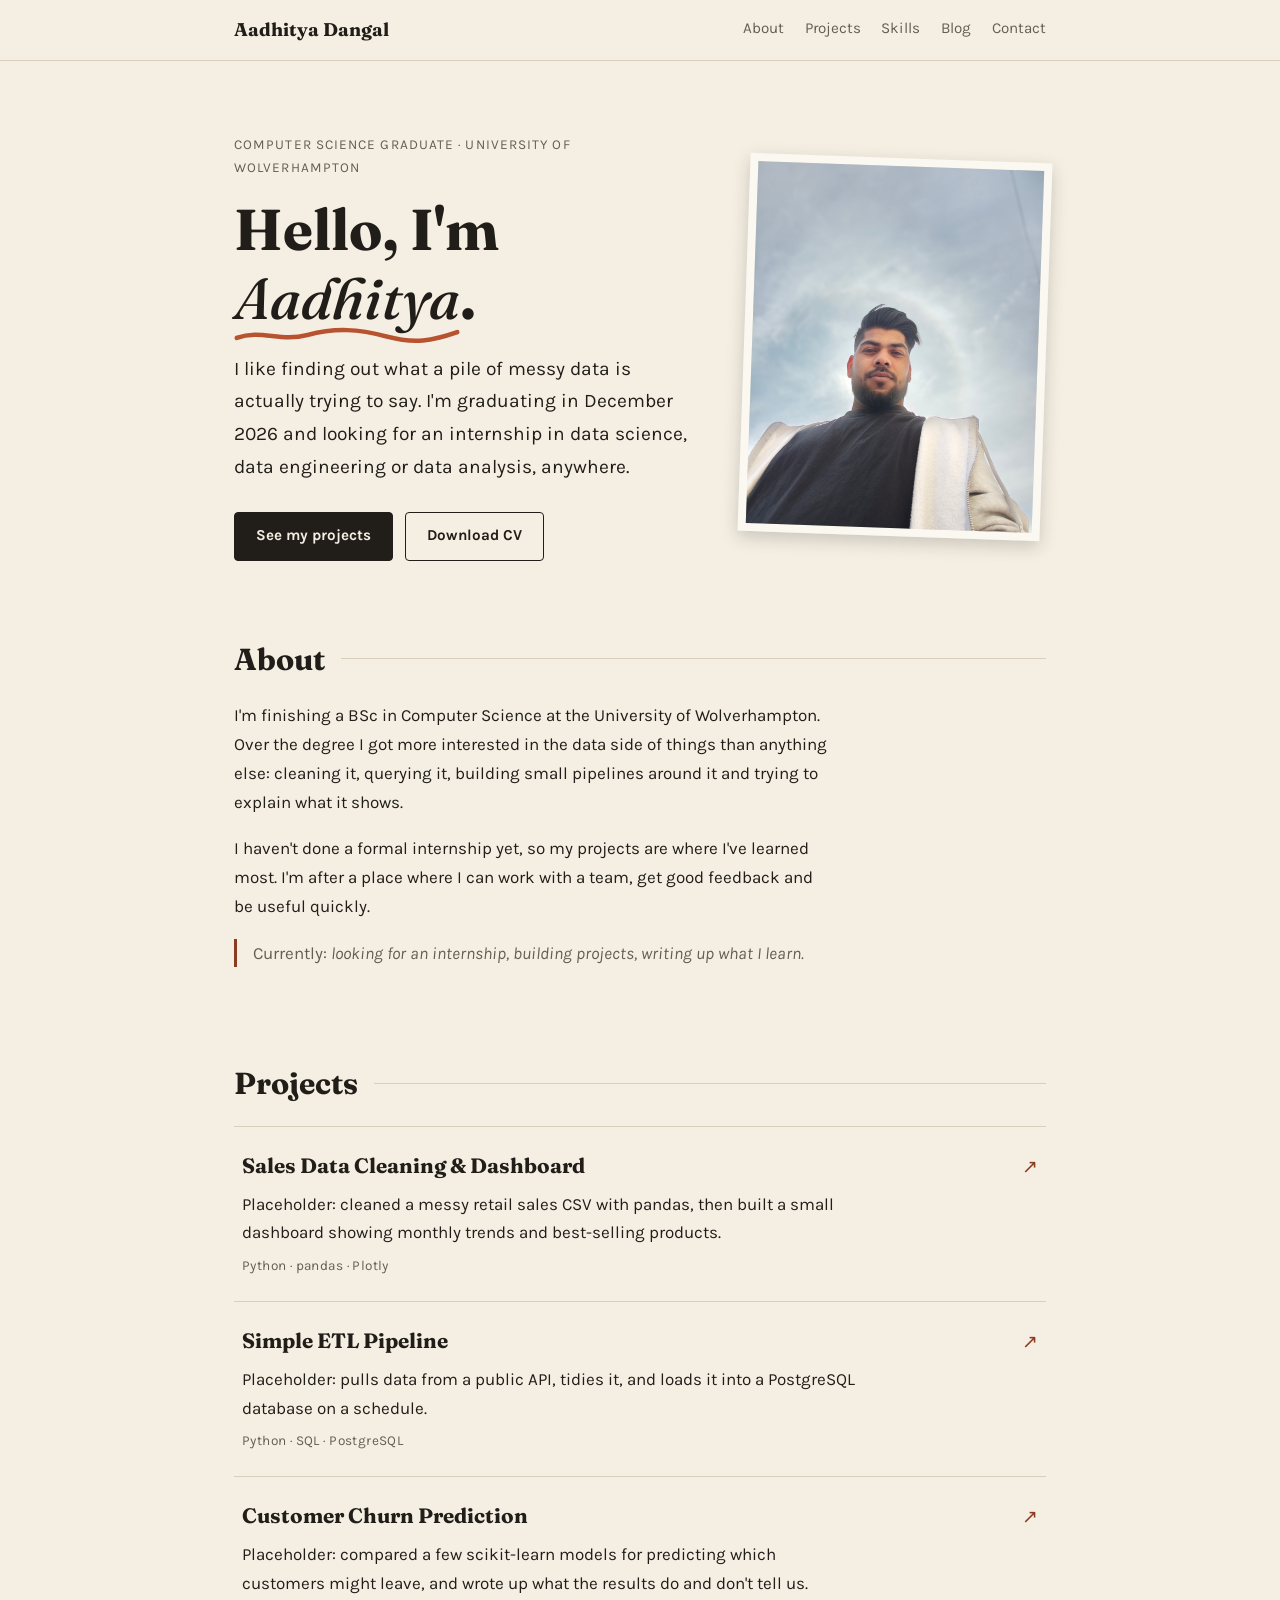
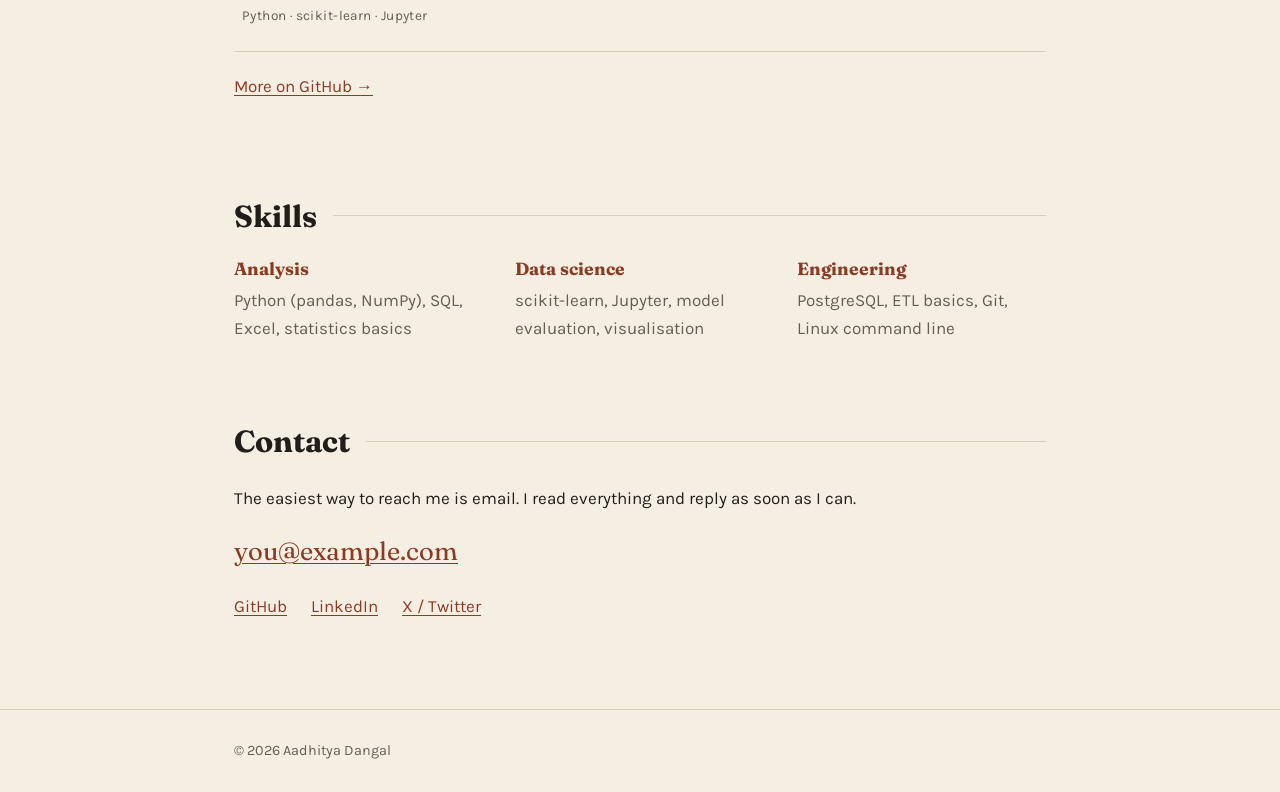
<file: index.html>
<!DOCTYPE html>
<html lang="en">

<head>
    <meta charset="UTF-8" />
    <meta name="viewport" content="width=device-width, initial-scale=1.0" />
    <title>Aadhitya Dangal · Data portfolio</title>
    <meta name="description"
        content="Aadhitya Dangal, Computer Science graduate looking for data science, data engineering and data analyst internships." />

    <link rel="preconnect" href="https://fonts.googleapis.com" />
    <link rel="preconnect" href="https://fonts.gstatic.com" crossorigin />
    <link
        href="https://fonts.googleapis.com/css2?family=Fraunces:ital,opsz,wght@0,9..144,500;0,9..144,700;1,9..144,400&family=Karla:wght@400;500;700&display=swap"
        rel="stylesheet" />
    <link rel="stylesheet" href="css/style.css" />
</head>

<body>

    <header class="site-header">
        <div class="wrap header-inner">
            <a href="index.html" class="brand">Aadhitya Dangal</a>
            <nav aria-label="Main">
                <a href="#about">About</a>
                <a href="#projects">Projects</a>
                <a href="#skills">Skills</a>
                <a href="blog.html">Blog</a>
                <a href="#contact">Contact</a>
            </nav>
        </div>
    </header>

    <main>

        <!-- ───────── INTRO ───────── -->
        <section class="hero wrap">
            <div class="hero-text">
                <p class="kicker">Computer Science graduate · University of Wolverhampton</p>
                <h1>Hello, I'm <span class="scribble">Aadhitya</span>.</h1>
                <p class="lead">
                    I like finding out what a pile of messy data is actually trying to say.
                    I'm graduating in December 2026 and looking for an internship in
                    data science, data engineering or data analysis, anywhere.
                </p>
                <p class="actions">
                    <a class="button" href="#projects">See my projects</a>
                    <a class="button ghost" href="assets/cv.pdf" download>Download CV</a>
                </p>
            </div>

            <!-- PHOTO: put your picture at images/photo.jpg (a square-ish crop works best) -->
            <figure class="photo-frame">
                <img class="photo" src="images/profile2.jpg" alt="Portrait of Aadhitya Dangal" />
            </figure>
        </section>

        <!-- ───────── ABOUT ───────── -->
        <section id="about" class="wrap">
            <h2>About</h2>
            <div class="prose">
                <p>
                    I'm finishing a BSc in Computer Science at the University of Wolverhampton.
                    Over the degree I got more interested in the data side of things than anything else:
                    cleaning it, querying it, building small pipelines around it and trying to explain
                    what it shows.
                </p>
                <p>
                    I haven't done a formal internship yet, so my projects are where I've learned most.
                    I'm after a place where I can work with a team, get good feedback and be useful quickly.
                </p>
                <p class="aside">
                    Currently: <em>looking for an internship, building projects, writing up what I learn.</em>
                </p>
            </div>
        </section>

        <!-- ───────── PROJECTS ─────────
         DUMMY PROJECTS. For each one, change the title, text, tags and the href
         to your real GitHub repo link. Copy a whole <li> to add another. -->
        <section id="projects" class="wrap">
            <h2>Projects</h2>
            <ul class="project-list">

                <li class="project">
                    <a href="https://github.com/your-username/project-one" target="_blank" rel="noopener">
                        <div class="project-head">
                            <h3>Sales Data Cleaning &amp; Dashboard</h3>
                            <span class="arrow" aria-hidden="true">↗</span>
                        </div>
                        <p>Placeholder: cleaned a messy retail sales CSV with pandas, then built a small dashboard
                            showing monthly
                            trends and best-selling products.</p>
                        <p class="tags">Python · pandas · Plotly</p>
                    </a>
                </li>

                <li class="project">
                    <a href="https://github.com/your-username/project-two" target="_blank" rel="noopener">
                        <div class="project-head">
                            <h3>Simple ETL Pipeline</h3>
                            <span class="arrow" aria-hidden="true">↗</span>
                        </div>
                        <p>Placeholder: pulls data from a public API, tidies it, and loads it into a PostgreSQL database
                            on a
                            schedule.</p>
                        <p class="tags">Python · SQL · PostgreSQL</p>
                    </a>
                </li>

                <li class="project">
                    <a href="https://github.com/your-username/project-three" target="_blank" rel="noopener">
                        <div class="project-head">
                            <h3>Customer Churn Prediction</h3>
                            <span class="arrow" aria-hidden="true">↗</span>
                        </div>
                        <p>Placeholder: compared a few scikit-learn models for predicting which customers might leave,
                            and wrote up
                            what the results do and don't tell us.</p>
                        <p class="tags">Python · scikit-learn · Jupyter</p>
                    </a>
                </li>

            </ul>
            <p class="more"><a href="https://github.com/your-username" target="_blank" rel="noopener">More on GitHub
                    →</a></p>
        </section>

        <!-- ───────── SKILLS ─────────
         Edit these lists to match what you genuinely use. -->
        <section id="skills" class="wrap">
            <h2>Skills</h2>
            <div class="skills">
                <div>
                    <h3>Analysis</h3>
                    <p>Python (pandas, NumPy), SQL, Excel, statistics basics</p>
                </div>
                <div>
                    <h3>Data science</h3>
                    <p>scikit-learn, Jupyter, model evaluation, visualisation</p>
                </div>
                <div>
                    <h3>Engineering</h3>
                    <p>PostgreSQL, ETL basics, Git, Linux command line</p>
                </div>
            </div>
        </section>

        <!-- ───────── CONTACT ───────── -->
        <section id="contact" class="wrap">
            <h2>Contact</h2>
            <p class="prose">
                The easiest way to reach me is email. I read everything and reply as soon as I can.
            </p>
            <p class="email"><a href="mailto:you@example.com">you@example.com</a></p>
            <ul class="social">
                <li><a href="https://github.com/your-username" target="_blank" rel="noopener">GitHub</a></li>
                <li><a href="https://www.linkedin.com/in/your-username" target="_blank" rel="noopener">LinkedIn</a></li>
                <li><a href="https://twitter.com/your-username" target="_blank" rel="noopener">X / Twitter</a></li>
            </ul>
        </section>

    </main>

    <footer class="site-footer">
        <div class="wrap">
            <p>© <span id="year">2026</span> Aadhitya Dangal</p>
        </div>
    </footer>

    <script src="js/main.js"></script>
</body>

</html>
</file>
<file: css/style.css>
/* ==========================================================================
   Aadhitya Dangal · portfolio
   Warm paper background, dark ink text, one rust accent, serif headings.
   Change the colours in the :root block below and the whole site follows.
   ========================================================================== */

:root {
    --paper: #f5efe3;
    --paper-deep: #ece4d3;
    --ink: #211e1a;
    --muted: #655d51;
    --rule: #d8ceba;
    --accent: #8c3b22;
    --accent-soft: #f0e0d0;

    --serif: 'Fraunces', Georgia, 'Times New Roman', serif;
    --sans: 'Karla', 'Segoe UI', Helvetica, Arial, sans-serif;
}

/* Easier on the eyes at night: follows the visitor's system setting */
@media (prefers-color-scheme: dark) {
    :root {
        --paper: #1d1b18;
        --paper-deep: #272420;
        --ink: #ece4d4;
        --muted: #a69d8c;
        --rule: #3b362e;
        --accent: #e58a63;
        --accent-soft: #33261f;
    }
}

/* ---------- Base ---------- */
*,
*::before,
*::after {
    box-sizing: border-box;
}

html {
    scroll-behavior: smooth;
    scroll-padding-top: 70px;
}

body {
    margin: 0;
    background: var(--paper);
    color: var(--ink);
    font-family: var(--sans);
    font-size: 1.0625rem;
    line-height: 1.7;
    -webkit-font-smoothing: antialiased;
}

img {
    max-width: 100%;
    display: block;
}

a {
    color: var(--accent);
    text-decoration-thickness: 1px;
    text-underline-offset: 3px;
}

a:hover {
    text-decoration-thickness: 2px;
}

h1,
h2,
h3 {
    font-family: var(--serif);
    line-height: 1.2;
    margin: 0;
    font-weight: 700;
}

.wrap {
    max-width: 860px;
    margin: 0 auto;
    padding: 0 1.5rem;
}

.narrow {
    max-width: 720px;
}

section.wrap {
    padding-top: 4.5rem;
    padding-bottom: 0.5rem;
}

h2 {
    font-size: 1.9rem;
    margin-bottom: 1.5rem;
    display: flex;
    align-items: center;
    gap: 1rem;
}

/* thin rule running off to the right of each heading */
h2::after {
    content: "";
    flex: 1;
    height: 1px;
    background: var(--rule);
}

.prose p {
    margin: 0 0 1.1rem;
    max-width: 60ch;
}

/* ---------- Header ---------- */
.site-header {
    position: sticky;
    top: 0;
    z-index: 10;
    background: var(--paper);
    border-bottom: 1px solid var(--rule);
}

.header-inner {
    display: flex;
    align-items: center;
    justify-content: space-between;
    gap: 1rem;
    padding-top: 0.9rem;
    padding-bottom: 0.9rem;
}

.brand {
    font-family: var(--serif);
    font-weight: 700;
    font-size: 1.15rem;
    color: var(--ink);
    text-decoration: none;
}

.site-header nav {
    display: flex;
    flex-wrap: wrap;
    gap: 0.2rem 1.3rem;
}

.site-header nav a {
    color: var(--muted);
    text-decoration: none;
    font-size: 0.95rem;
    padding: 0.1rem 0;
    border-bottom: 2px solid transparent;
    transition: color 0.15s, border-color 0.15s;
}

.site-header nav a:hover,
.site-header nav a.current {
    color: var(--ink);
    border-bottom-color: var(--accent);
}

/* ---------- Hero ---------- */
.hero {
    display: grid;
    grid-template-columns: 1.5fr 1fr;
    gap: 3.5rem;
    align-items: center;
    padding-top: 5rem;
    padding-bottom: 1rem;
}

.kicker {
    font-size: 0.85rem;
    letter-spacing: 0.08em;
    text-transform: uppercase;
    color: var(--muted);
    margin: 0 0 1rem;
}

.hero h1 {
    font-size: clamp(2.4rem, 6vw, 3.6rem);
    margin-bottom: 1.2rem;
}

/* hand-drawn wavy underline under the first name */
.scribble {
    font-style: italic;
    font-weight: 500;
    background-image: url("data:image/svg+xml,%3Csvg xmlns='http://www.w3.org/2000/svg' viewBox='0 0 200 12' preserveAspectRatio='none'%3E%3Cpath d='M2 8 C 25 2, 40 11, 65 6 S 110 2, 135 7 S 175 10, 198 4' fill='none' stroke='%23b8532f' stroke-width='3' stroke-linecap='round'/%3E%3C/svg%3E");
    background-repeat: no-repeat;
    background-position: 0 100%;
    background-size: 100% 0.32em;
    padding-bottom: 0.18em;
}

.lead {
    font-size: 1.2rem;
    max-width: 52ch;
    margin: 0 0 1.8rem;
}

.actions {
    display: flex;
    flex-wrap: wrap;
    gap: 0.8rem;
    margin: 0;
}

.button {
    display: inline-block;
    padding: 0.65rem 1.3rem;
    background: var(--ink);
    color: var(--paper);
    border: 1.5px solid var(--ink);
    border-radius: 4px;
    text-decoration: none;
    font-weight: 700;
    font-size: 0.95rem;
    transition: transform 0.15s, background 0.15s, color 0.15s;
}

.button:hover {
    transform: translateY(-2px);
    text-decoration: none;
}

.button.ghost {
    background: transparent;
    color: var(--ink);
}

.button.ghost:hover {
    background: var(--ink);
    color: var(--paper);
}

/* Photo: sits slightly crooked, like a print stuck to the page */
.photo-frame {
    margin: 0;
    position: relative;
    aspect-ratio: 4 / 5;
    background: var(--paper-deep);
    border: 8px solid #fbf8f1;
    box-shadow: 0 6px 18px rgba(0, 0, 0, 0.18);
    transform: rotate(2deg);
    transition: transform 0.3s;
}

.photo-frame:hover {
    transform: rotate(0deg);
}

.photo {
    position: absolute;
    inset: 0;
    width: 100%;
    height: 100%;
    object-fit: cover;
}

.photo-hint {
    position: absolute;
    inset: 0;
    display: flex;
    align-items: center;
    justify-content: center;
    flex-direction: column;
    text-align: center;
    color: var(--muted);
    font-family: var(--serif);
    font-style: italic;
    border: 2px dashed var(--rule);
    margin: 10px;
}

.photo-hint small {
    font-family: var(--sans);
    font-style: normal;
    opacity: 0.8;
}

.photo-frame.has-photo .photo-hint {
    display: none;
}

.photo-frame:not(.has-photo) .photo {
    visibility: hidden;
}

/* ---------- About ---------- */
.aside {
    border-left: 3px solid var(--accent);
    padding-left: 1rem;
    color: var(--muted);
}

/* ---------- Projects ---------- */
.project-list {
    list-style: none;
    margin: 0;
    padding: 0;
}

.project {
    border-bottom: 1px solid var(--rule);
}

.project:first-child {
    border-top: 1px solid var(--rule);
}

.project a {
    display: block;
    padding: 1.5rem 0.5rem;
    color: inherit;
    text-decoration: none;
    transition: background 0.2s, padding-left 0.2s;
}

.project a:hover {
    background: var(--accent-soft);
    padding-left: 1.1rem;
}

.project-head {
    display: flex;
    justify-content: space-between;
    align-items: baseline;
    gap: 1rem;
}

.project h3 {
    font-size: 1.3rem;
}

.project .arrow {
    color: var(--accent);
    font-size: 1.2rem;
    transition: transform 0.2s;
}

.project a:hover .arrow {
    transform: translate(3px, -3px);
}

.project p {
    margin: 0.4rem 0 0;
    max-width: 62ch;
}

.project .tags {
    font-size: 0.85rem;
    color: var(--muted);
    letter-spacing: 0.03em;
}

.more {
    margin-top: 1.2rem;
}

/* ---------- Skills ---------- */
.skills {
    display: grid;
    grid-template-columns: repeat(3, 1fr);
    gap: 2rem;
}

.skills h3 {
    font-size: 1.1rem;
    color: var(--accent);
    margin-bottom: 0.4rem;
}

.skills p {
    margin: 0;
    color: var(--muted);
}

/* ---------- Contact ---------- */
.email {
    font-family: var(--serif);
    font-size: 1.6rem;
    margin: 0.5rem 0 1.2rem;
}

.social {
    list-style: none;
    display: flex;
    flex-wrap: wrap;
    gap: 1.5rem;
    margin: 0;
    padding: 0;
}

/* ---------- Footer ---------- */
.site-footer {
    margin-top: 5rem;
    padding: 1.8rem 0;
    border-top: 1px solid var(--rule);
    color: var(--muted);
    font-size: 0.9rem;
}

.site-footer p {
    margin: 0;
}

/* ---------- Blog page ---------- */
.page-title {
    font-size: 2.6rem;
    margin: 4rem 0 1rem;
}

.post-row {
    display: block;
    padding: 1.5rem 0.25rem;
    border-bottom: 1px solid var(--rule);
    color: inherit;
    text-decoration: none;
    transition: padding-left 0.2s, background 0.2s;
}

#blog-list .post-row:first-child {
    border-top: 1px solid var(--rule);
    margin-top: 2rem;
}

.post-row:hover {
    padding-left: 0.9rem;
    background: var(--accent-soft);
}

.post-row h2 {
    display: block;
    font-size: 1.4rem;
    margin: 0.15rem 0 0.35rem;
}

.post-row h2::after {
    display: none;
}

.post-row p {
    margin: 0;
    color: var(--muted);
}

.post-date {
    font-size: 0.85rem;
    letter-spacing: 0.05em;
    text-transform: uppercase;
    color: var(--muted);
}

.back-link {
    display: inline-block;
    margin: 3rem 0 1.5rem;
}

#blog-post-view h1 {
    font-size: clamp(2rem, 5vw, 2.8rem);
    margin: 0.3rem 0 1.5rem;
}

#blog-post-view .post-image {
    margin: 0 0 2rem;
    border-radius: 4px;
}

#blog-post-view p {
    max-width: 62ch;
    margin: 0 0 1.2rem;
}

.notice {
    padding: 1rem;
    background: var(--accent-soft);
    border-left: 3px solid var(--accent);
}

/* ---------- Small screens ---------- */
@media (max-width: 720px) {
    .hero {
        grid-template-columns: 1fr;
        gap: 2.5rem;
        padding-top: 3rem;
    }

    .photo-frame {
        max-width: 260px;
    }

    .skills {
        grid-template-columns: 1fr;
        gap: 1.3rem;
    }

    section.wrap {
        padding-top: 3.2rem;
    }

    .header-inner {
        flex-direction: column;
        align-items: flex-start;
        gap: 0.4rem;
    }
}

@media (prefers-reduced-motion: reduce) {
    * {
        transition: none !important;
        scroll-behavior: auto !important;
    }
}
</file>
